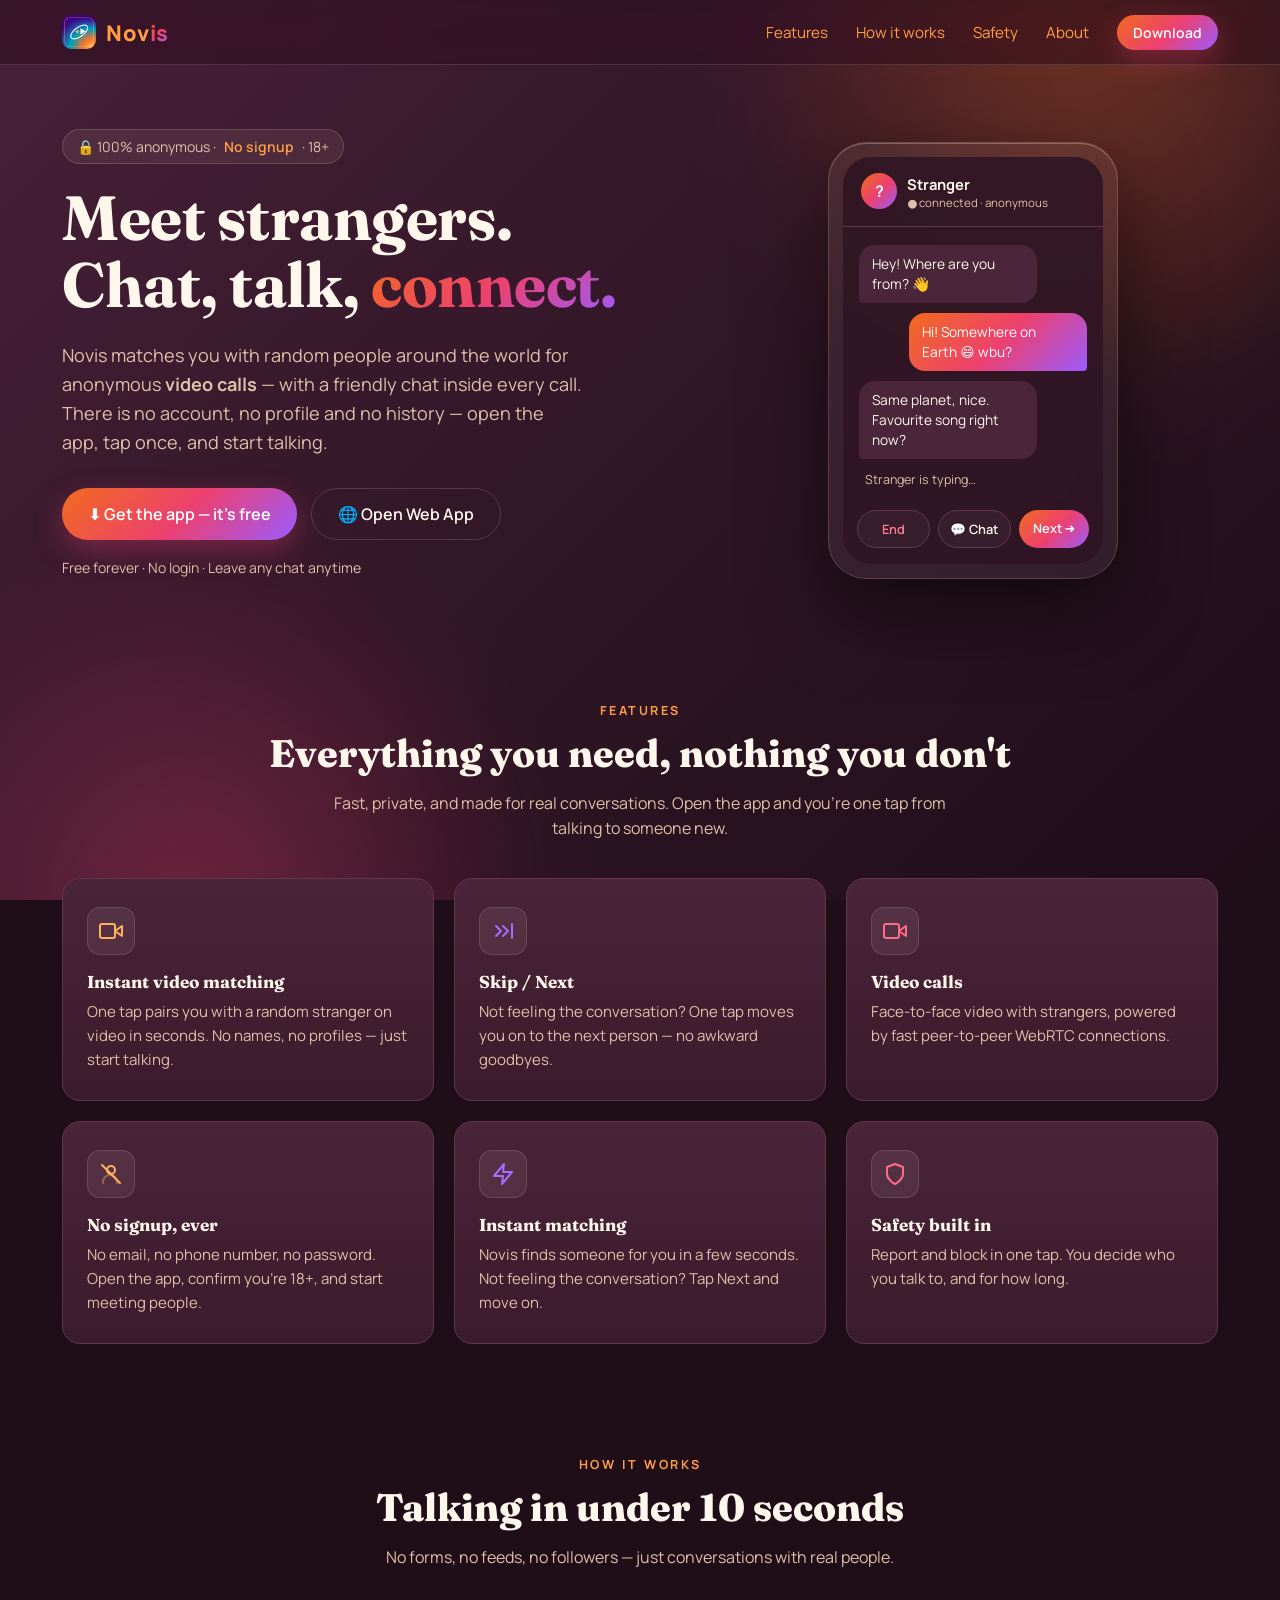
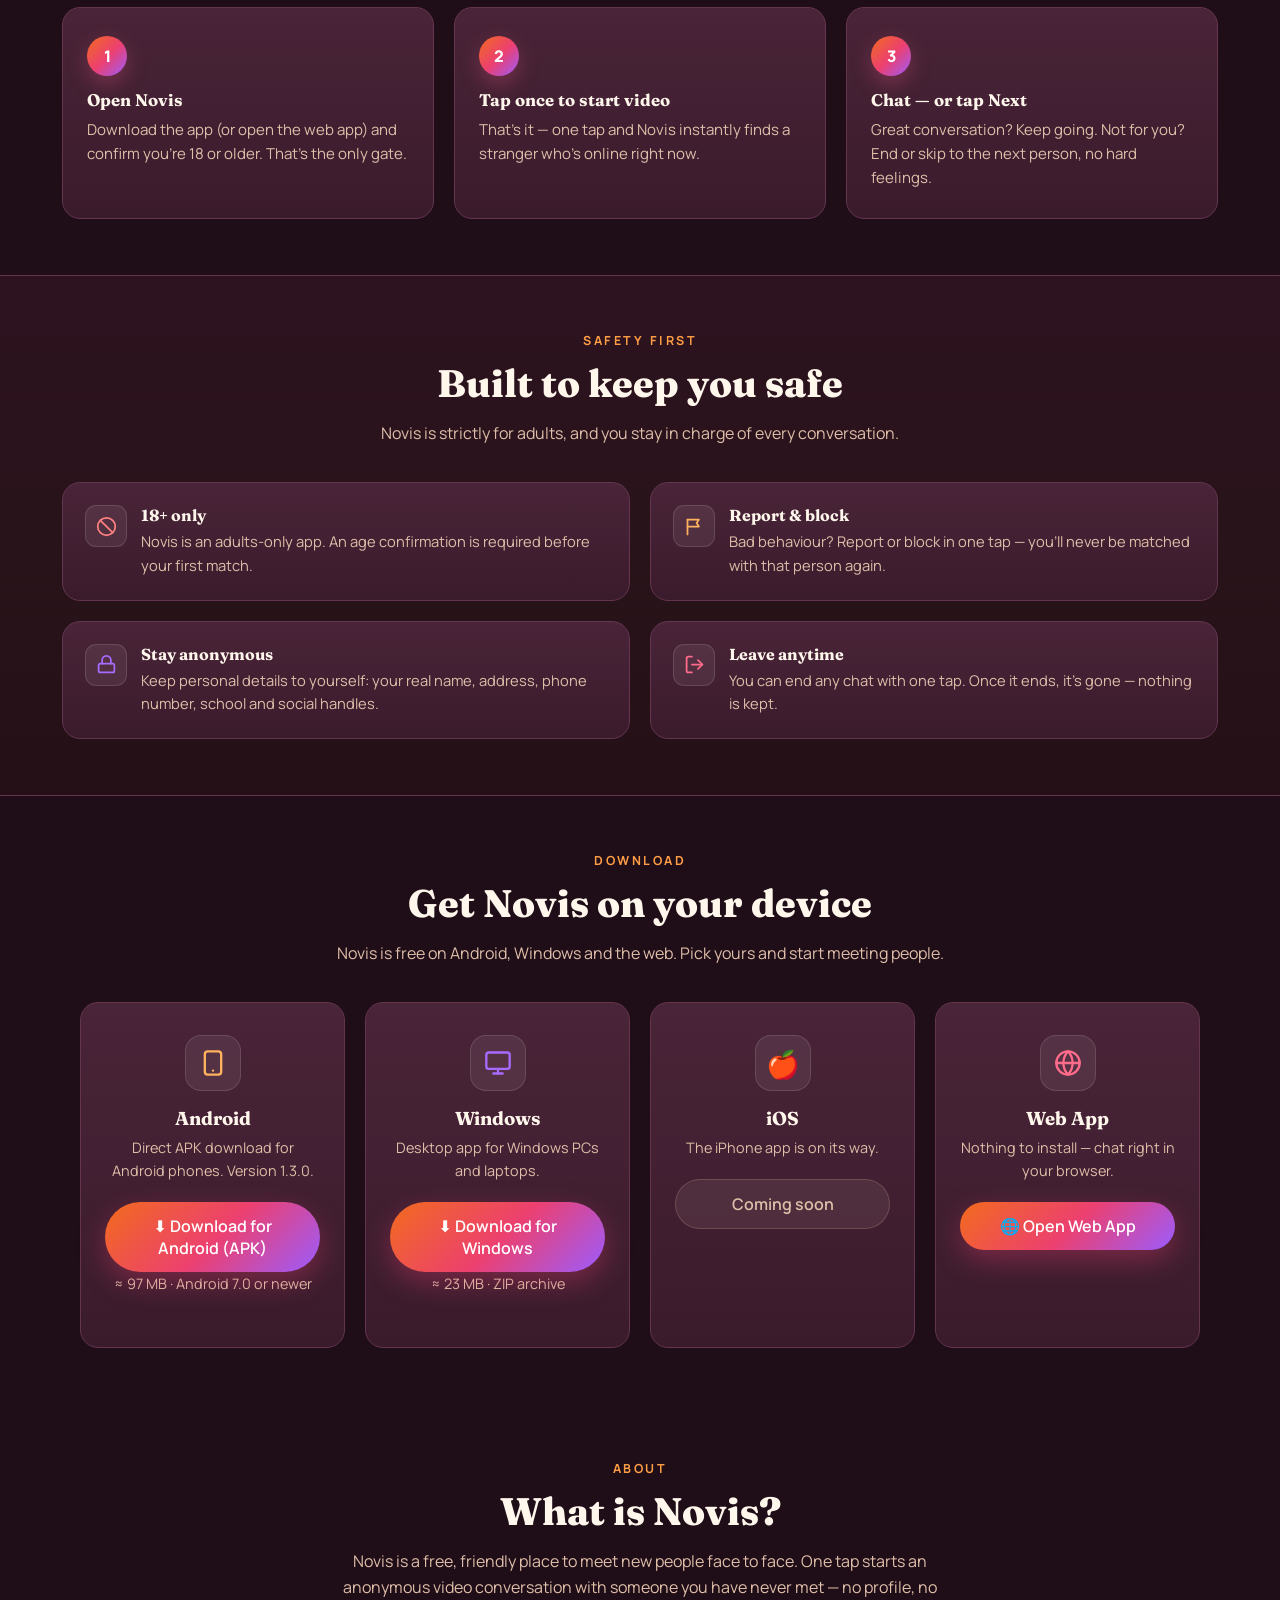
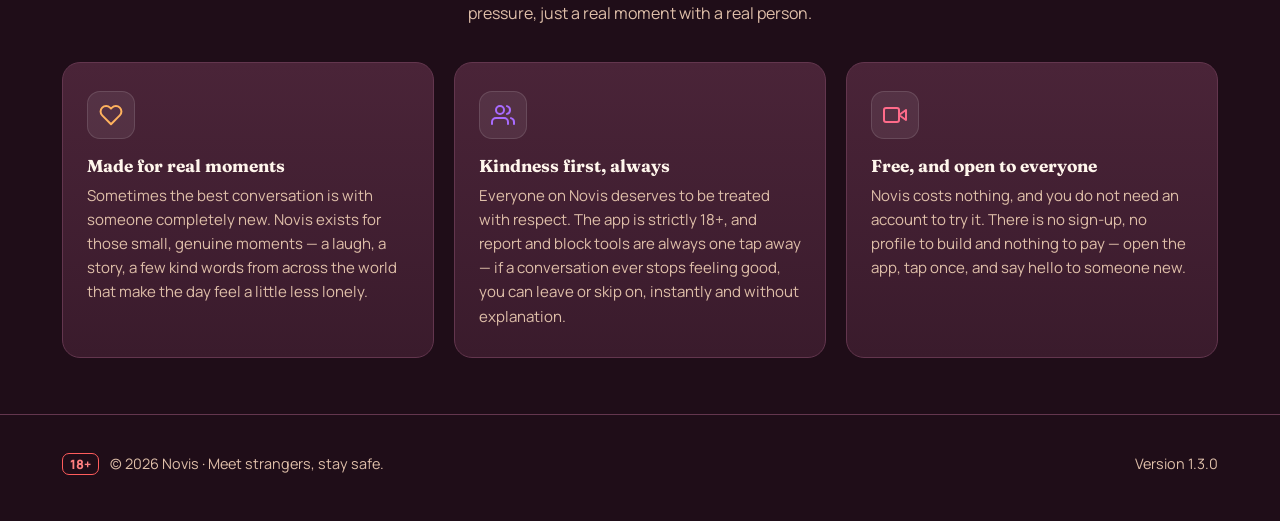
<file: learn.html>
<!DOCTYPE html>
<html lang="en">
<head>
<meta charset="utf-8">
<meta name="viewport" content="width=device-width, initial-scale=1.0">
<title>Novis — Meet Strangers, Anonymously</title>
<meta name="description" content="Novis connects you with strangers around the world for anonymous video calls — with a friendly chat inside every call. No signup. No profile. Just tap and talk. 18+ only.">
<meta property="og:type" content="website">
<meta property="og:url" content="https://fsix7115-arch.github.io/novis-site/learn.html">
<meta property="og:title" content="Novis — Meet Strangers, Anonymously">
<meta property="og:description" content="Novis connects you with strangers around the world for anonymous video calls — with a friendly chat inside every call. No signup. No profile. Just tap and talk. 18+ only.">
<meta property="og:image" content="https://fsix7115-arch.github.io/novis-site/assets/logo.png">
<meta name="twitter:card" content="summary">
<meta name="twitter:title" content="Novis — Meet Strangers, Anonymously">
<meta name="twitter:description" content="Novis connects you with strangers around the world for anonymous video calls — with a friendly chat inside every call. No signup. No profile. Just tap and talk. 18+ only.">
<meta name="twitter:image" content="https://fsix7115-arch.github.io/novis-site/assets/logo.png">
<link rel="icon" href="assets/favicon.ico" sizes="any">
<link rel="icon" type="image/png" sizes="32x32" href="assets/favicon-32.png">
<link rel="apple-touch-icon" href="assets/apple-touch-icon.png">
<link rel="preconnect" href="https://fonts.googleapis.com">
<link rel="preconnect" href="https://fonts.gstatic.com" crossorigin>
<link href="https://fonts.googleapis.com/css2?family=Fraunces:ital,opsz,wght@0,9..144,600;0,9..144,700;1,9..144,600&family=Manrope:wght@400;500;600;700;800&display=swap" rel="stylesheet">
<link rel="stylesheet" href="css/theme.css">
<script src="js/accent.js"></script>
<noscript><style>.learn-reveal{opacity:1!important;transform:none!important;animation:none!important}</style></noscript>
</head>
<body>
<div class="ambient"></div>

<header class="learn-nav">
  <div class="learn-wrap learn-nav-inner">
    <a class="learn-logo" href="learn.html"><img src="assets/logo.png" alt="Novis logo" width="34" height="34"><span>Nov<em>is</em></span></a>
    <button class="learn-burger" id="learn-burger" type="button" aria-label="Menu">☰</button>
    <nav class="learn-links" id="learn-links">
      <a href="#features">Features</a>
      <a href="#how">How it works</a>
      <a href="#safety">Safety</a>
      <a href="#about">About</a>
      <a href="#download" class="btn primary small">Download</a>
    </nav>
  </div>
</header>

<main id="top" class="learn">
  <!-- HERO -->
  <div class="learn-wrap learn-hero">
    <div>
      <span class="chip learn-badge">🔒 100% anonymous · <b>No signup</b> · 18+</span>
      <h1>Meet strangers.<br>Chat, talk, <span class="grad">connect.</span></h1>
      <p class="lead">Novis matches you with random people around the world for anonymous <b>video calls</b> — with a friendly chat inside every call. There is no account, no profile and no history — open the app, tap once, and start talking.</p>
      <div class="cta">
        <a class="btn primary" href="#download">⬇ Get the app — it's free</a>
        <a class="btn ghost" href="index.html">🌐 Open Web App</a>
      </div>
      <p class="fine">Free forever · No login · Leave any chat anytime</p>
    </div>
    <div class="learn-phone" aria-hidden="true">
      <div class="learn-screen">
        <div class="learn-screen-top"><div class="learn-dot">?</div><div><b>Stranger</b><small>● connected · anonymous</small></div></div>
        <div class="learn-chat">
          <div class="learn-msg in">Hey! Where are you from? 👋</div>
          <div class="learn-msg out">Hi! Somewhere on Earth 😄 wbu?</div>
          <div class="learn-msg in">Same planet, nice. Favourite song right now?</div>
          <div class="learn-typing">Stranger is typing…</div>
        </div>
        <div class="learn-actions"><div class="learn-chip end">End</div><div class="learn-chip">💬 Chat</div><div class="learn-chip next">Next ➜</div></div>
      </div>
    </div>
  </div>

  <!-- FEATURES -->
  <section id="features" class="learn-section">
    <div class="learn-wrap">
      <p class="kicker">Features</p>
      <h2>Everything you need, nothing you don't</h2>
      <p class="sub">Fast, private, and made for real conversations. Open the app and you're one tap from talking to someone new.</p>
      <div class="learn-grid">
        <div class="card learn-reveal"><div class="learn-icon"><svg viewBox="0 0 24 24" fill="none" stroke="#FFB25E" stroke-width="2" stroke-linecap="round" stroke-linejoin="round"><path d="M23 7l-7 5 7 5V7z"/><rect x="1" y="5" width="15" height="14" rx="2" ry="2"/></svg></div><h3>Instant video matching</h3><p>One tap pairs you with a random stranger on video in seconds. No names, no profiles — just start talking.</p></div>
        <div class="card learn-reveal"><div class="learn-icon"><svg viewBox="0 0 24 24" fill="none" stroke="#A86BFF" stroke-width="2" stroke-linecap="round" stroke-linejoin="round"><polyline points="5 17 10 12 5 7"/><polyline points="12 17 17 12 12 7"/><line x1="21" y1="5" x2="21" y2="19"/></svg></div><h3>Skip / Next</h3><p>Not feeling the conversation? One tap moves you on to the next person — no awkward goodbyes.</p></div>
        <div class="card learn-reveal"><div class="learn-icon"><svg viewBox="0 0 24 24" fill="none" stroke="#FF6B8A" stroke-width="2" stroke-linecap="round" stroke-linejoin="round"><polygon points="23 7 16 12 23 17 23 7"/><rect x="1" y="5" width="15" height="14" rx="2"/></svg></div><h3>Video calls</h3><p>Face-to-face video with strangers, powered by fast peer-to-peer WebRTC connections.</p></div>
        <div class="card learn-reveal"><div class="learn-icon"><svg viewBox="0 0 24 24" fill="none" stroke="#FFB25E" stroke-width="2" stroke-linecap="round" stroke-linejoin="round"><circle cx="12" cy="8" r="4"/><path d="M4 21v-1a7 7 0 0 1 14 0v1" opacity=".4"/><line x1="3" y1="3" x2="21" y2="21"/></svg></div><h3>No signup, ever</h3><p>No email, no phone number, no password. Open the app, confirm you're 18+, and start meeting people.</p></div>
        <div class="card learn-reveal"><div class="learn-icon"><svg viewBox="0 0 24 24" fill="none" stroke="#A86BFF" stroke-width="2" stroke-linecap="round" stroke-linejoin="round"><polygon points="13 2 3 14 12 14 11 22 21 10 12 10 13 2"/></svg></div><h3>Instant matching</h3><p>Novis finds someone for you in a few seconds. Not feeling the conversation? Tap Next and move on.</p></div>
        <div class="card learn-reveal"><div class="learn-icon"><svg viewBox="0 0 24 24" fill="none" stroke="#FF6B8A" stroke-width="2" stroke-linecap="round" stroke-linejoin="round"><path d="M12 22s8-4 8-10V5l-8-3-8 3v7c0 6 8 10 8 10z"/></svg></div><h3>Safety built in</h3><p>Report and block in one tap. You decide who you talk to, and for how long.</p></div>
      </div>
    </div>
  </section>

  <!-- HOW IT WORKS -->
  <section id="how" class="learn-section">
    <div class="learn-wrap">
      <p class="kicker">How it works</p>
      <h2>Talking in under 10 seconds</h2>
      <p class="sub">No forms, no feeds, no followers — just conversations with real people.</p>
      <div class="learn-steps">
        <div class="step learn-reveal"><div class="num">1</div><h3>Open Novis</h3><p>Download the app (or open the web app) and confirm you're 18 or older. That's the only gate.</p></div>
        <div class="step learn-reveal"><div class="num">2</div><h3>Tap once to start video</h3><p>That's it — one tap and Novis instantly finds a stranger who's online right now.</p></div>
        <div class="step learn-reveal"><div class="num">3</div><h3>Chat — or tap Next</h3><p>Great conversation? Keep going. Not for you? End or skip to the next person, no hard feelings.</p></div>
      </div>
    </div>
  </section>

  <!-- SAFETY -->
  <section id="safety" class="learn-section learn-safety">
    <div class="learn-wrap">
      <p class="kicker">Safety first</p>
      <h2>Built to keep you safe</h2>
      <p class="sub">Novis is strictly for adults, and you stay in charge of every conversation.</p>
      <div class="learn-safe-grid">
        <div class="safe-item learn-reveal"><div class="learn-icon small"><svg viewBox="0 0 24 24" fill="none" stroke="#ff8080" stroke-width="2" stroke-linecap="round"><circle cx="12" cy="12" r="10"/><line x1="4.9" y1="4.9" x2="19.1" y2="19.1"/></svg></div><div><h3>18+ only</h3><p>Novis is an adults-only app. An age confirmation is required before your first match.</p></div></div>
        <div class="safe-item learn-reveal"><div class="learn-icon small"><svg viewBox="0 0 24 24" fill="none" stroke="#FFB25E" stroke-width="2" stroke-linecap="round" stroke-linejoin="round"><path d="M4 21V4"/><path d="M4 4h13l-2.5 4L17 12H4"/></svg></div><div><h3>Report &amp; block</h3><p>Bad behaviour? Report or block in one tap — you'll never be matched with that person again.</p></div></div>
        <div class="safe-item learn-reveal"><div class="learn-icon small"><svg viewBox="0 0 24 24" fill="none" stroke="#A86BFF" stroke-width="2" stroke-linecap="round" stroke-linejoin="round"><rect x="3" y="11" width="18" height="10" rx="2"/><path d="M7 11V7a5 5 0 0 1 10 0v4"/></svg></div><div><h3>Stay anonymous</h3><p>Keep personal details to yourself: your real name, address, phone number, school and social handles.</p></div></div>
        <div class="safe-item learn-reveal"><div class="learn-icon small"><svg viewBox="0 0 24 24" fill="none" stroke="#FF6B8A" stroke-width="2" stroke-linecap="round" stroke-linejoin="round"><path d="M9 21H5a2 2 0 0 1-2-2V5a2 2 0 0 1 2-2h4"/><polyline points="16 17 21 12 16 7"/><line x1="21" y1="12" x2="9" y2="12"/></svg></div><div><h3>Leave anytime</h3><p>You can end any chat with one tap. Once it ends, it's gone — nothing is kept.</p></div></div>
      </div>
    </div>
  </section>

  <!-- DOWNLOADS -->
  <section id="download" class="learn-section">
    <div class="learn-wrap">
      <p class="kicker">Download</p>
      <h2>Get Novis on your device</h2>
      <p class="sub">Novis is free on Android, Windows and the web. Pick yours and start meeting people.</p>
      <div class="learn-dl-cards">
        <div class="dl-card learn-reveal">
          <div class="learn-icon large"><svg viewBox="0 0 24 24" fill="none" stroke="#FFB25E" stroke-width="2" stroke-linecap="round" stroke-linejoin="round"><rect x="5" y="2" width="14" height="20" rx="2.5"/><line x1="12" y1="18.5" x2="12.01" y2="18.5"/></svg></div>
          <h3>Android</h3><p>Direct APK download for Android phones. Version 1.3.0.</p>
          <a class="btn primary" href="https://github.com/fsix7115-arch/novis-web/releases/download/v1.3.0/Novis-1.3.0-Android.apk">⬇ Download for Android (APK)</a>
          <p class="dl-fact">≈ 97 MB · Android 7.0 or newer</p>
        </div>
        <div class="dl-card learn-reveal">
          <div class="learn-icon large"><svg viewBox="0 0 24 24" fill="none" stroke="#A86BFF" stroke-width="2" stroke-linecap="round" stroke-linejoin="round"><rect x="2" y="3" width="20" height="14" rx="2"/><line x1="8" y1="21" x2="16" y2="21"/><line x1="12" y1="17" x2="12" y2="21"/></svg></div>
          <h3>Windows</h3><p>Desktop app for Windows PCs and laptops.</p>
          <a class="btn primary" href="https://github.com/fsix7115-arch/novis-web/releases/download/v1.3.0/Novis-Windows.zip">⬇ Download for Windows</a>
          <p class="dl-fact">≈ 23 MB · ZIP archive</p>
        </div>
        <div class="dl-card learn-reveal">
          <div class="learn-icon large"><span style="font-size:27px;line-height:1" aria-hidden="true">🍎</span></div>
          <h3>iOS</h3><p>The iPhone app is on its way.</p>
          <span class="btn soon" aria-disabled="true">Coming soon</span>
        </div>
        <div class="dl-card learn-reveal">
          <div class="learn-icon large"><svg viewBox="0 0 24 24" fill="none" stroke="#FF6B8A" stroke-width="2" stroke-linecap="round" stroke-linejoin="round"><circle cx="12" cy="12" r="10"/><line x1="2" y1="12" x2="22" y2="12"/><path d="M12 2a15.3 15.3 0 0 1 4 10 15.3 15.3 0 0 1-4 10 15.3 15.3 0 0 1-4-10 15.3 15.3 0 0 1 4-10z"/></svg></div>
          <h3>Web App</h3><p>Nothing to install — chat right in your browser.</p>
          <a class="btn primary" href="index.html">🌐 Open Web App</a>
        </div>
      </div>
    </div>
  </section>

  <!-- ABOUT -->
  <section id="about" class="learn-section">
    <div class="learn-wrap">
      <p class="kicker">About</p>
      <h2>What is Novis?</h2>
      <p class="sub">Novis is a free, friendly place to meet new people face to face. One tap starts an anonymous video conversation with someone you have never met — no profile, no pressure, just a real moment with a real person.</p>
      <div class="learn-grid">
        <div class="card learn-reveal"><div class="learn-icon"><svg viewBox="0 0 24 24" fill="none" stroke="#FFB25E" stroke-width="2" stroke-linecap="round" stroke-linejoin="round"><path d="M20.8 4.6a5.5 5.5 0 0 0-7.8 0L12 5.6l-1-1a5.5 5.5 0 0 0-7.8 7.8l1 1L12 21.2l7.8-7.8 1-1a5.5 5.5 0 0 0 0-7.8z"/></svg></div><h3>Made for real moments</h3><p>Sometimes the best conversation is with someone completely new. Novis exists for those small, genuine moments — a laugh, a story, a few kind words from across the world that make the day feel a little less lonely.</p></div>
        <div class="card learn-reveal"><div class="learn-icon"><svg viewBox="0 0 24 24" fill="none" stroke="#A86BFF" stroke-width="2" stroke-linecap="round" stroke-linejoin="round"><path d="M17 21v-2a4 4 0 0 0-4-4H5a4 4 0 0 0-4 4v2"/><circle cx="9" cy="7" r="4"/><path d="M23 21v-2a4 4 0 0 0-3-3.87"/><path d="M16 3.13a4 4 0 0 1 0 7.75"/></svg></div><h3>Kindness first, always</h3><p>Everyone on Novis deserves to be treated with respect. The app is strictly 18+, and report and block tools are always one tap away — if a conversation ever stops feeling good, you can leave or skip on, instantly and without explanation.</p></div>
        <div class="card learn-reveal"><div class="learn-icon"><svg viewBox="0 0 24 24" fill="none" stroke="#FF6B8A" stroke-width="2" stroke-linecap="round" stroke-linejoin="round"><polygon points="23 7 16 12 23 17 23 7"/><rect x="1" y="5" width="15" height="14" rx="2"/></svg></div><h3>Free, and open to everyone</h3><p>Novis costs nothing, and you do not need an account to try it. There is no sign-up, no profile to build and nothing to pay — open the app, tap once, and say hello to someone new.</p></div>
      </div>
    </div>
  </section>
</main>

<footer class="learn-footer">
  <div class="learn-wrap learn-foot">
    <div><span class="learn-age">18+</span> © 2026 Novis · Meet strangers, stay safe.</div>
    <div>Version 1.3.0</div>
  </div>
</footer>

<script src="js/ripple.js"></script>
<script>
  var burger = document.getElementById('learn-burger'), links = document.getElementById('learn-links');
  burger.addEventListener('click', function () { links.classList.toggle('open'); });
  links.addEventListener('click', function () { links.classList.remove('open'); });
  var io = new IntersectionObserver(function (es) {
    es.forEach(function (e) { if (e.isIntersecting) { e.target.classList.add('on'); io.unobserve(e.target); } });
  }, { threshold: 0.12 });
  document.querySelectorAll('.learn-reveal').forEach(function (el) { io.observe(el); });
</script>
</body>
</html>
</file>
<file: css/theme.css>
/* Novis web theme — warm golden-hour palette mirrored from the app's
   AppColors (lib/core/theme/app_colors.dart). */
:root {
  --bg: #2e1524;
  --bg-deep: #1f0d18;
  --bg-top: #472038;
  --bg2: #3d1c30;
  --surface: #3a1b2c;
  --surface-hi: #4a2438;
  --border: #63364e;
  --glass-fill: rgba(255, 228, 200, 0.08);
  --glass-border: rgba(255, 217, 176, 0.18);
  --rim: #ffc794;
  --rim-speaking: #f6a545;
  --sunset-orange: #f26b1d;
  --sunset-rose: #ec4070;
  --sunset-violet: #9b5cff;
  --glow-rose: #ff5c7a;
  --glow-amber: #ff9e45;
  --success: #00e676;
  --warning: #ffd600;
  --danger: #ff1744;
  --info: #29b6f6;
  --text: #fff6ec;
  --text-2: #dfbfa9;
  --text-muted: #b08a6e;
  --text-disabled: #7c5a49;
  --brand-gradient: linear-gradient(135deg, var(--sunset-orange), var(--sunset-rose) 52%, var(--sunset-violet));
  --launch-gradient: linear-gradient(135deg, var(--bg-top), var(--bg) 55%, var(--bg-deep));
  --radius: 18px;
  /* Premium web fonts (Google Fonts, fallbacks if offline):
     Fraunces — warm display serif for headings + the brand word;
     Manrope — clean readable sans for body + buttons. */
  --font-display: "Fraunces", Georgia, "Times New Roman", serif;
  --font-body: "Manrope", "Segoe UI", system-ui, -apple-system, Roboto, "Helvetica Neue", Arial, sans-serif;
}

* { box-sizing: border-box; }
html, body { margin: 0; padding: 0; }
body {
  font-family: var(--font-body);
  background: var(--bg-deep);
  color: var(--text);
  min-height: 100dvh;
}
h1, h2, h3 { font-family: var(--font-display); }
.brand-word { font-family: var(--font-display); }
.topbar strong { font-family: var(--font-display); }
a { color: var(--glow-amber); }

/* Warm flowing world behind everything: two soft sunset glows slowly
   drifting over the plum base (the site's ambient background). */
.ambient {
  position: fixed; inset: 0; z-index: -1; overflow: hidden;
  background: var(--launch-gradient);
}
.ambient::before, .ambient::after {
  content: ""; position: absolute; width: 60vmax; height: 60vmax; border-radius: 50%;
  filter: blur(60px); opacity: 0.35;
}
.ambient::before {
  background: radial-gradient(circle, var(--sunset-orange), transparent 65%);
  top: -25vmax; right: -15vmax; animation: drift1 36s ease-in-out infinite alternate;
}
.ambient::after {
  background: radial-gradient(circle, var(--sunset-rose), transparent 65%);
  bottom: -30vmax; left: -15vmax; animation: drift2 44s ease-in-out infinite alternate;
}
@keyframes drift1 { from { transform: translate(0, 0) scale(1); } to { transform: translate(-9vmax, 7vmax) scale(1.12); } }
@keyframes drift2 { from { transform: translate(0, 0) scale(1.05); } to { transform: translate(8vmax, -6vmax) scale(0.95); } }
@media (prefers-reduced-motion: reduce) {
  .ambient::before, .ambient::after { animation: none; }
  * { animation-duration: 0.01s !important; transition-duration: 0.01s !important; }
}

.logo { display: block; }
.logo-round { border-radius: 22%; box-shadow: 0 8px 30px rgba(242, 107, 29, 0.35); }

/* Every pressable control clips its press ripple to its own shape:
   position + overflow keep the ripple inside the button, so the
   animation can never spill outside or shift layout. */
.btn, .tool-btn, .tile, .icon-btn, .hist-item, button.badge {
  position: relative; overflow: hidden;
}
/* The ripple itself — a soft light circle that starts at the tap
   point, grows inside the button, and fades (js/ripple.js). */
.ripple {
  position: absolute; border-radius: 50%; pointer-events: none; z-index: 0;
  background: radial-gradient(circle, rgba(255, 255, 255, 0.38) 0%, rgba(255, 255, 255, 0.12) 45%, transparent 70%);
  transform: scale(0); animation: ripple-in 0.55s ease-out forwards;
}
@keyframes ripple-in { to { transform: scale(1); opacity: 0; } }

.btn {
  display: inline-flex; align-items: center; justify-content: center; gap: 8px;
  border: 1px solid var(--glass-border); background: var(--glass-fill); color: var(--text);
  padding: 13px 22px; border-radius: 999px; font-size: 16px; font-weight: 600;
  cursor: pointer; text-decoration: none; transition: transform 0.12s ease, box-shadow 0.12s ease, opacity 0.12s;
  width: 100%;
}
.btn:hover { transform: translateY(-1px); }
.btn:active { transform: scale(0.98); }
.btn.primary {
  background: var(--brand-gradient); border: none; color: #fff;
  box-shadow: 0 10px 28px rgba(236, 64, 112, 0.35);
  position: relative; overflow: hidden;
}
/* 3D-glass light sweep on the primary action (app rule: glass buttons
   answer a tap with a slight light animation). */
.btn.primary::after {
  content: ""; position: absolute; top: 0; bottom: 0; width: 40%; left: -60%;
  background: linear-gradient(100deg, transparent, rgba(255, 255, 255, 0.45), transparent);
  transform: skewX(-20deg); transition: left 0.45s ease;
}
.btn.primary:active::after { left: 120%; }
.tile, .icon-btn { transition: transform 0.12s ease; }
.tile:active, .icon-btn:active { transform: scale(0.97); }
.btn.ghost { background: transparent; }
.btn.danger { background: linear-gradient(135deg, #ff5252, var(--danger)); border: none; color: #fff; }
.btn:disabled { opacity: 0.45; cursor: default; transform: none; }
.btn.small { width: auto; padding: 8px 16px; font-size: 14px; }

.card {
  background: linear-gradient(180deg, var(--surface-hi), var(--surface));
  border: 1px solid var(--border); border-radius: var(--radius);
  padding: 20px;
}
.glass {
  background: var(--glass-fill); border: 1px solid var(--glass-border);
  border-radius: var(--radius); backdrop-filter: blur(10px);
}

.field { margin-bottom: 14px; text-align: left; }
.field label { display: block; font-size: 13px; color: var(--text-2); margin-bottom: 6px; }
.field input {
  width: 100%; padding: 12px 14px; border-radius: 12px; font-size: 16px;
  background: rgba(31, 13, 24, 0.55); border: 1px solid var(--border); color: var(--text);
}
.field input:focus { outline: 2px solid var(--sunset-rose); border-color: transparent; }

.error {
  background: rgba(255, 23, 68, 0.14); border: 1px solid rgba(255, 23, 68, 0.5);
  color: #ffb3c0; padding: 10px 14px; border-radius: 12px; font-size: 14px; margin-bottom: 14px;
}
.note { color: var(--text-2); font-size: 14px; }
.muted { color: var(--text-muted); }
.center-col { max-width: 520px; margin: 0 auto; padding: 32px 20px 48px; text-align: center; position: relative; }

/* About sheet (hidden Testing door lives here) — small muted ⓘ on
   the entry gate, same place as the app. The sheet is a bottom sheet
   on phones, centred on desktop. */
.about-info {
  position: absolute; top: 0; right: 0; width: 36px; height: 36px;
  border-radius: 50%; border: 1px solid var(--glass-border);
  background: var(--glass-fill); color: var(--text-muted);
  font-size: 17px; line-height: 1; cursor: pointer; padding: 0;
}
.about-info:hover { color: var(--text); }
.modal-overlay {
  position: fixed; inset: 0; z-index: 150; display: flex;
  align-items: flex-end; justify-content: center;
  background: rgba(15, 6, 11, 0.72);
}
@media (min-width: 640px) { .modal-overlay { align-items: center; } }
.modal-sheet {
  background: linear-gradient(180deg, var(--surface-hi), var(--surface));
  border: 1px solid var(--border); border-radius: 20px 20px 0 0;
  width: min(520px, 100%); max-height: 88dvh; overflow-y: auto;
  padding: 24px; text-align: left;
}
@media (min-width: 640px) { .modal-sheet { border-radius: 20px; } }
.about-line { color: var(--text-2); margin: 0 0 10px; font-size: 15px; line-height: 1.5; }
/* Styled exactly like its neighbours — the triple-tap door it
   carries is invisible by design. */
#about-tested-line { cursor: pointer; user-select: none; -webkit-tap-highlight-color: transparent; }
.hidden { display: none !important; }

.toast {
  position: fixed; left: 50%; bottom: 28px; transform: translateX(-50%) translateY(20px);
  background: var(--surface-hi); color: var(--text); border: 1px solid var(--glass-border);
  padding: 12px 20px; border-radius: 999px; font-size: 14px; opacity: 0; pointer-events: none;
  transition: opacity 0.25s ease, transform 0.25s ease; z-index: 200; max-width: 90vw; text-align: center;
}
.toast.show { opacity: 1; transform: translateX(-50%) translateY(0); }

/* Branded loading (logo world, pulsing glow — never a default spinner). */
.splash { min-height: 100dvh; display: flex; flex-direction: column; align-items: center; justify-content: center; gap: 18px; }
.splash .logo-round { animation: pulseGlow 1.8s ease-in-out infinite; }
@keyframes pulseGlow {
  0%, 100% { box-shadow: 0 8px 30px rgba(242, 107, 29, 0.3); transform: scale(1); }
  50% { box-shadow: 0 8px 46px rgba(236, 64, 112, 0.55); transform: scale(1.04); }
}

/* ---------- Home ---------- */
.home-wrap { max-width: 880px; margin: 0 auto; padding: 20px 16px 56px; }
.topbar {
  display: flex; align-items: center; gap: 12px; padding: 8px 2px 18px;
}
.topbar .spacer { flex: 1; }
.chip {
  display: inline-flex; align-items: center; gap: 8px; padding: 7px 14px; border-radius: 999px;
  background: var(--glass-fill); border: 1px solid var(--glass-border); font-size: 14px; color: var(--text-2);
}
.hero { text-align: center; padding: 34px 22px; }
.hero h1 { margin: 0 0 8px; font-size: clamp(26px, 5vw, 38px); }
.hero p { margin: 0 0 22px; color: var(--text-2); }
.hero .btn { max-width: 420px; margin: 0 auto; font-size: 18px; padding: 16px 22px; }
.tile-row { display: grid; grid-template-columns: repeat(3, 1fr); gap: 12px; margin-top: 16px; }
@media (max-width: 640px) { .tile-row { grid-template-columns: 1fr; } }
.tile {
  text-align: left; cursor: pointer; padding: 18px; border-radius: var(--radius);
  background: linear-gradient(180deg, var(--surface-hi), var(--surface));
  border: 1px solid var(--border); color: var(--text); font: inherit;
}
.tile h3 { margin: 0 0 4px; font-size: 17px; }
.tile p { margin: 0; color: var(--text-muted); font-size: 13px; }
.trust-strip { display: flex; flex-wrap: wrap; gap: 8px; justify-content: center; margin: 18px 0; }
.safety-line { display: flex; gap: 10px; align-items: flex-start; padding: 5px 0; color: var(--text-2); font-size: 15px; }
.safety-line .dot { color: var(--glow-amber); font-weight: 700; }
.section { margin-top: 16px; }
.section h2 { font-size: 19px; margin: 0 0 10px; }

/* ---------- Call page ---------- */
.call-root { height: 100dvh; display: flex; flex-direction: column; }
.call-head {
  display: flex; align-items: center; gap: 12px; padding: 10px 16px; flex-wrap: wrap;
  border-bottom: 1px solid rgba(99, 54, 78, 0.5);
}
.status-dot { width: 10px; height: 10px; border-radius: 50%; background: var(--warning); flex: none; }
.status-dot.on { background: var(--success); }
.call-layout { flex: 1; display: flex; min-height: 0; }
.stage { flex: 1; display: flex; flex-direction: column; min-width: 0; padding: 12px; gap: 10px; }
.frames { flex: 1; display: flex; flex-direction: column; gap: 10px; min-height: 0; container-type: size; }
.frame-slot { flex: 1; min-height: 0; display: flex; align-items: center; justify-content: center; }
.frame {
  position: relative; aspect-ratio: 16 / 9; width: min(100%, calc((100cqh - 10px) / 2 * 16 / 9));
  max-height: 100%; border-radius: 16px; overflow: hidden; background: #170a12;
  border: 3px solid var(--rim); box-shadow: inset 0 0 0 1px rgba(255, 240, 220, 0.19), 0 10px 30px rgba(0, 0, 0, 0.35);
}
.frame video { width: 100%; height: 100%; object-fit: cover; display: block; background: transparent; }
.frame video.self { transform: scaleX(-1); }
.frame .placeholder {
  position: absolute; inset: 0; display: flex; flex-direction: column; gap: 10px;
  align-items: center; justify-content: center; text-align: center; padding: 16px;
  background: radial-gradient(120% 120% at 50% 0%, var(--bg-top), var(--bg-deep));
}
.frame .placeholder .logo-round { animation: pulseGlow 2.2s ease-in-out infinite; }

/* Searching dots — 3 golden dots blink in sequence while a stranger
   is being found; the stranger frame gets a soft warm shimmer.
   Reduced-motion users see the dots sitting still (the site's global
   prefers-reduced-motion rule flattens all animations). */
.search-dots { display: flex; gap: 10px; justify-content: center; align-items: center; min-height: 14px; }
.search-dots span { width: 12px; height: 12px; border-radius: 50%; background: var(--glow-amber); animation: searchDotBlink 1.2s ease-in-out infinite; }
.search-dots span:nth-child(2) { animation-delay: .2s; }
.search-dots span:nth-child(3) { animation-delay: .4s; }
@keyframes searchDotBlink {
  0%, 100% { opacity: .25; transform: scale(.8); box-shadow: 0 0 4px rgba(255, 178, 94, .3); }
  50% { opacity: 1; transform: scale(1.15); box-shadow: 0 0 16px rgba(255, 178, 94, .9); }
}
.frame.searching { animation: frameShimmer 3.2s ease-in-out infinite; }
@keyframes frameShimmer {
  0%, 100% { box-shadow: inset 0 0 0 1px rgba(255, 240, 220, .19), 0 10px 30px rgba(0, 0, 0, .35); }
  50% { box-shadow: inset 0 0 0 1px rgba(255, 178, 94, .55), 0 10px 34px rgba(255, 140, 60, .28); }
}
.name-chip {
  position: absolute; left: 10px; bottom: 10px; display: inline-flex; align-items: center; gap: 7px;
  background: rgba(31, 13, 24, 0.72); border: 1px solid var(--glass-border); color: var(--text);
  padding: 5px 12px; border-radius: 999px; font-size: 13px; backdrop-filter: blur(6px);
}
.badge {
  position: absolute; top: 10px; display: inline-flex; align-items: center; gap: 6px;
  background: rgba(31, 13, 24, 0.75); border: 1px solid var(--glass-border); color: var(--text-2);
  padding: 4px 10px; border-radius: 999px; font-size: 12px;
}
.badge.mute-badge { right: 10px; }
.badge.hand-badge { left: 10px; }
button.badge { cursor: pointer; font: inherit; }
.toolbar {
  display: flex; gap: 8px; justify-content: center; flex-wrap: wrap; padding: 4px 0 2px;
}
.tool-btn {
  display: inline-flex; flex-direction: column; align-items: center; gap: 3px; min-width: 64px;
  padding: 9px 10px 7px; border-radius: 14px; border: 1px solid var(--glass-border);
  background: var(--glass-fill); color: var(--text); cursor: pointer; font: inherit; font-size: 11px;
  backdrop-filter: blur(8px); transition: transform 0.1s ease, opacity 0.1s;
}
.tool-btn svg { width: 22px; height: 22px; }
.tool-btn:active { transform: scale(0.94); }
.tool-btn.active { background: var(--brand-gradient); border-color: transparent; color: #fff; }
.tool-btn.off-state { background: rgba(255, 23, 68, 0.25); border-color: rgba(255, 23, 68, 0.6); }
.tool-btn:disabled { opacity: 0.35; cursor: default; }
.tool-btn.end { background: linear-gradient(135deg, #ff5252, var(--danger)); border: none; color: #fff; }

/* Chat panel (the ONE chat) */
.chat-panel {
  width: 340px; flex: none; display: flex; flex-direction: column; min-height: 0;
  background: linear-gradient(180deg, rgba(74, 36, 56, 0.92), rgba(58, 27, 44, 0.94));
  border-left: 1px solid var(--border);
}
.chat-panel.floating {
  position: fixed; z-index: 90; border: 1px solid var(--glass-border); border-radius: 16px;
  box-shadow: 0 24px 60px rgba(0, 0, 0, 0.5); overflow: hidden;
}
/* v3 — minimised chat collapses to its header bar only. */
.chat-panel.minimised .chat-log, .chat-panel.minimised .typing, .chat-panel.minimised .chat-input { display: none; }
.call-layout .chat-panel.minimised { align-self: flex-start; }
/* Desktop: the whole call group (frames + chat) is centred on the
   screen, with equal empty space on both sides. The stage is exactly
   as wide as one frame (~676px), so the group is a clean rectangle:
   frames flush right in the stage, chat 12px from the frames.
   Chat is portrait 16:9 — its smaller side (width) is 9/16 of its
   height. Docked JS sets no inline size, so the ratio rules;
   floating keeps its saved inline size, minimised keeps 340px.
   The old 21px right-boundary gap is gone — centring supersedes it. */
@media (min-width: 1024px) {
  .call-layout { justify-content: center; }
  .stage { flex: 0 1 676px; padding: 0; }
  .frame-slot { justify-content: flex-end; }
  .group-stack { padding-right: 0; }
  .group-tile { margin-left: auto; margin-right: 0; }
  .call-layout .chat-panel:not(.floating) {
    margin-left: 12px; margin-right: 0;
    border: 1px solid var(--border); border-radius: 16px; overflow: hidden;
  }
  .call-layout .chat-panel:not(.floating):not(.minimised) {
    width: auto; aspect-ratio: 9 / 16;
  }
}
.chat-head {
  display: flex; align-items: center; gap: 8px; padding: 11px 14px;
  border-bottom: 1px solid rgba(99, 54, 78, 0.6); cursor: default; user-select: none;
}
.chat-panel.floating .chat-head { cursor: grab; }
.chat-head .spacer { flex: 1; }
.icon-btn {
  border: 1px solid var(--glass-border); background: var(--glass-fill); color: var(--text-2);
  border-radius: 10px; padding: 5px 10px; font-size: 12px; cursor: pointer; font: inherit;
}
.chat-log { flex: 1; overflow-y: auto; padding: 14px; display: flex; flex-direction: column; gap: 8px; }
.msg { max-width: 86%; padding: 8px 12px; border-radius: 14px; font-size: 14px; line-height: 1.4; overflow-wrap: anywhere; }
.msg.mine { align-self: flex-end; background: var(--brand-gradient); color: #fff; border-bottom-right-radius: 4px; }
.msg.theirs { align-self: flex-start; background: rgba(255, 228, 200, 0.1); border: 1px solid var(--glass-border); border-bottom-left-radius: 4px; }
.msg .who { display: block; font-size: 11px; opacity: 0.75; margin-bottom: 2px; }
.sep { align-self: center; color: var(--text-muted); font-size: 12px; padding: 2px 10px; border-radius: 999px; background: rgba(31, 13, 24, 0.4); }
.typing { font-size: 12px; color: var(--text-muted); min-height: 16px; padding: 0 14px; }
.chat-input { display: flex; gap: 8px; padding: 10px 12px; border-top: 1px solid rgba(99, 54, 78, 0.6); }
.chat-input input {
  flex: 1; padding: 11px 14px; border-radius: 999px; border: 1px solid var(--border);
  background: rgba(31, 13, 24, 0.55); color: var(--text); font-size: 15px; min-width: 0;
}
.chat-input input:focus { outline: 2px solid var(--sunset-rose); border-color: transparent; }
.resize-grip {
  position: absolute; right: 0; bottom: 0; width: 22px; height: 22px; cursor: nwse-resize;
  background: linear-gradient(135deg, transparent 50%, var(--glass-border) 50%);
  border-bottom-right-radius: 16px; touch-action: none;
}

/* Phone call layout: stranger > you > chat > toolbar. The stage and
   frames wrappers dissolve (display:contents) so flex order can run
   across them: remote frame, self frame, chat, banner, toolbar. */
@media (max-width: 1023px) {
  .call-layout { flex-direction: column; padding: 24px; gap: 8px; }
  .stage, .frames { display: contents; }
  .frame-slot { display: contents; }
  .frame { width: 100%; flex: none; }
  #remoteFrame { order: 1; }
  .chat-panel {
    order: 3; width: auto; flex: 1 1 auto; min-height: 110px;
    border-left: none; border: 1px solid var(--border); border-radius: 16px; overflow: hidden;
  }
  #selfFrame { order: 2; }
  .stage-banner { order: 4; }
  .toolbar { order: 5; padding: 2px 0 0; }
  .chat-panel.chat-hidden { display: none; }
  /* Phone chat hide/open slides: the panel glides down and fades out,
     and glides back up from the same spot when reopened. */
  .chat-panel { transition: transform .3s ease, opacity .3s ease; }
  .chat-panel.chat-sliding { transform: translateY(24px); opacity: 0; }
}

.phone-only { display: none; }
@media (max-width: 1023px) {
  .phone-only { display: inline-block; }
  #btnChatShow {
    position: fixed; right: 12px; bottom: 92px; z-index: 60;
    background: var(--surface-hi); box-shadow: 0 10px 26px rgba(0, 0, 0, 0.45);
  }
}
@media (min-width: 1024px) {
  #btnChatShow { display: none !important; }
}
/* v3 — Fullscreen, Reset layout and chat minimise/maximise are
   desktop-only; Settings and Profile show on the phone header too
   (the header wraps, so they flow onto a second row when needed). */
@media (max-width: 1023px) {
  .desktop-only, #btnChatMin, #btnChatMax { display: none !important; }
}

/* Paused / banner overlays */
.stage-banner {
  display: flex; align-items: center; gap: 12px; justify-content: center; flex-wrap: wrap;
  background: var(--glass-fill); border: 1px solid var(--glass-border); border-radius: 14px;
  padding: 10px 14px; font-size: 14px;
}
.stage-banner .btn { width: auto; padding: 8px 18px; font-size: 14px; }

/* History */
.hist-item { text-align: left; width: 100%; cursor: pointer; margin-bottom: 10px; font: inherit; color: var(--text); }
.hist-item h3 { margin: 0 0 4px; font-size: 16px; }
.hist-item p { margin: 0; color: var(--text-muted); font-size: 13px; }
.thread-view .msg { max-width: 92%; }

/* ==== Group calls (Phase 2) — same pakka layouts as 1:1 ============ */
.open-pill {
  background: var(--brand-gradient); color: #fff; font-size: 11px; font-weight: 800;
  letter-spacing: 0.6px; text-transform: uppercase; padding: 3px 10px; border-radius: 999px;
}
.speaker-toggle {
  display: inline-flex; align-items: center; gap: 6px; font-size: 13px;
  color: var(--text-2); cursor: pointer; user-select: none; margin-right: 10px;
}
.speaker-toggle input { accent-color: var(--sunset-orange); width: 16px; height: 16px; cursor: pointer; }

/* Searching: open-group offer cards inside the placeholder */
.group-offers { display: flex; flex-direction: column; gap: 8px; width: min(420px, 92%); }
.offer-card {
  display: flex; align-items: center; gap: 10px; text-align: left;
  background: var(--glass-fill); border: 1px solid var(--glass-border);
  border-radius: 14px; padding: 10px 14px; backdrop-filter: blur(8px);
}
.offer-card .offer-text { flex: 1; font-size: 14px; }
.offer-card .offer-text small { display: block; color: var(--text-muted); font-size: 12px; }

/* Desktop group stack: height-driven 16:9 tiles, centred, scrolling
   past 4 (JS sets each tile's exact box — see layoutGroupTiles). */
.group-stack {
  flex: 1; min-height: 0; overflow-y: auto; overflow-x: hidden;
  display: flex; flex-direction: column; gap: 10px; padding: 2px;
  scrollbar-width: thin;
}
body.group-mode .frames { display: none; }
.group-tile { flex: none; margin-inline: auto; }
.group-tile.speaking {
  border-color: var(--rim-speaking);
  box-shadow: inset 0 0 0 1px rgba(255, 240, 220, 0.25), 0 0 0 2px var(--rim-speaking), 0 10px 30px rgba(0, 0, 0, 0.35);
}
.badge.speaking-badge { left: 10px; background: var(--brand-gradient); color: #fff; border-color: transparent; font-weight: 700; }
.group-tile .badge.hand-badge { left: auto; right: 10px; top: 38px; }
.group-tile .badge.mute-badge { top: 66px; }
.group-tile .tile-ph {
  position: absolute; inset: 0; display: flex; align-items: center; justify-content: center;
  background: radial-gradient(120% 120% at 50% 0%, var(--bg-top), var(--bg-deep));
}
.tile-dots { display: inline-flex; gap: 5px; }
.tile-dots i {
  width: 7px; height: 7px; border-radius: 50%; background: var(--glow-amber);
  animation: pulseGlow 1.1s ease-in-out infinite;
}
.tile-dots i:nth-child(2) { animation-delay: 0.15s; }
.tile-dots i:nth-child(3) { animation-delay: 0.3s; }
.pin-btn {
  position: absolute; right: 10px; bottom: 10px; z-index: 3;
  width: 34px; height: 34px; border-radius: 50%; cursor: pointer;
  display: inline-flex; align-items: center; justify-content: center;
  background: rgba(31, 13, 24, 0.72); border: 1px solid var(--glass-border); color: var(--text-2);
  backdrop-filter: blur(6px);
}
.pin-btn svg { width: 17px; height: 17px; }
.pin-btn.pinned { background: var(--brand-gradient); color: #fff; border-color: transparent; }
.name-chip .dot { width: 8px; height: 8px; border-radius: 50%; background: var(--glow-amber); flex: none; }

.group-notice {
  position: fixed; left: 50%; top: 64px; transform: translateX(-50%); z-index: 70;
  background: rgba(31, 13, 24, 0.85); border: 1px solid var(--glass-border); color: var(--text);
  padding: 7px 16px; border-radius: 999px; font-size: 13px; backdrop-filter: blur(8px);
  box-shadow: 0 12px 30px rgba(0, 0, 0, 0.4); pointer-events: none;
}

/* Self pop-up (group, 2+ strangers): the self frame leaves the stack
   and floats 1:1, draggable; the stack reflows without it. */
.popup-layer { position: fixed; inset: 0; z-index: 65; pointer-events: none; }
.frame.popped {
  position: absolute; pointer-events: auto; aspect-ratio: 1 / 1; width: auto;
  border-radius: 18px; cursor: grab; touch-action: none;
  box-shadow: 0 24px 60px rgba(0, 0, 0, 0.55);
}
.frame.popped video { object-fit: cover; }
.pop-chip {
  position: absolute; right: 10px; bottom: 48px; z-index: 3; cursor: pointer;
  background: var(--brand-gradient); color: #fff; border: none; font: inherit;
  font-size: 12px; font-weight: 700; padding: 6px 12px; border-radius: 999px;
  box-shadow: 0 8px 20px rgba(0, 0, 0, 0.4);
}
.pop-expand {
  position: absolute; right: 8px; top: 8px; z-index: 3; cursor: pointer;
  width: 32px; height: 32px; border-radius: 50%; font-size: 16px; line-height: 1;
  background: rgba(31, 13, 24, 0.78); border: 1px solid var(--glass-border); color: var(--text);
}

/* Participant sheet (long-press a group frame) */
.sheet-overlay {
  position: fixed; inset: 0; z-index: 120; display: flex; align-items: flex-end;
  justify-content: center; background: rgba(10, 3, 8, 0.55); backdrop-filter: blur(3px);
}
@media (min-width: 720px) { .sheet-overlay { align-items: center; } }
.sheet {
  width: min(440px, 94vw); background: linear-gradient(180deg, #4a2438, #331527);
  border: 1px solid var(--glass-border); border-radius: 20px; padding: 18px;
  box-shadow: 0 30px 80px rgba(0, 0, 0, 0.6); margin: 12px;
}
.sheet h3 { margin: 0 0 4px; font-family: var(--font-display); font-size: 20px; }
.sheet .sheet-sub { color: var(--text-muted); font-size: 13px; margin-bottom: 12px; }
.sheet .btn { margin-top: 8px; }
.sheet .btn.danger-outline {
  background: transparent; border: 1px solid var(--danger); color: #ff8a80;
}

/* Phone group layout: strangers scroll on top, chat in the middle,
   your frame below, toolbar at the bottom — the approved structure. */
@media (max-width: 1023px) {
  body.group-mode .group-stack {
    order: 1; flex: 1 1 auto; min-height: 120px; width: 100%;
  }
  body.group-mode .group-tile, body.group-mode #groupStack .frame {
    width: 100% !important; height: auto !important; aspect-ratio: 16 / 9;
  }
  body.group-mode .group-self-slot { order: 2; display: block; }
  body.group-mode .group-self-slot .frame { width: 100%; }
  body.group-mode .chat-panel { order: 3; }
}

/* ==== Phase 2 pages: AI Friend / Profile / Friends / Settings ====== */
.page-wrap { max-width: 760px; margin: 0 auto; padding: 18px 16px 56px; }
.page-head { display: flex; align-items: center; gap: 12px; margin-bottom: 18px; }
.page-head h1 { font-family: var(--font-display); font-size: 24px; margin: 0; }
.back-btn {
  display: inline-flex; align-items: center; gap: 6px; color: var(--text-2);
  background: var(--glass-fill); border: 1px solid var(--glass-border);
  border-radius: 999px; padding: 7px 14px; font-size: 13px; text-decoration: none;
}
.field { margin-bottom: 14px; }
.field label { display: block; font-size: 13px; color: var(--text-2); margin-bottom: 6px; }
.field input, .field textarea {
  width: 100%; box-sizing: border-box; padding: 12px 14px; border-radius: 12px;
  border: 1px solid var(--border); background: rgba(31, 13, 24, 0.55);
  color: var(--text); font: inherit; font-size: 15px;
}
.field input:focus, .field textarea:focus { outline: 2px solid var(--sunset-rose); border-color: transparent; }

/* Switch (checkbox) */
.switch { position: relative; display: inline-block; width: 48px; height: 28px; flex: none; }
.switch input { opacity: 0; width: 0; height: 0; }
.switch .track {
  position: absolute; inset: 0; border-radius: 999px; cursor: pointer;
  background: rgba(255, 228, 200, 0.18); border: 1px solid var(--glass-border);
  transition: background 0.15s ease;
}
.switch .track::after {
  content: ''; position: absolute; top: 3px; left: 3px; width: 20px; height: 20px;
  border-radius: 50%; background: #fff6ec; transition: transform 0.15s ease;
}
.switch input:checked + .track { background: var(--brand-gradient); border-color: transparent; }
.switch input:checked + .track::after { transform: translateX(20px); }
.switch input:disabled + .track { opacity: 0.35; cursor: default; }

/* Preset avatars (profiles.avatar_url = 'preset:<n>') */
.avatar {
  border-radius: 50%; display: inline-flex; align-items: center; justify-content: center;
  color: #051622; font-weight: 800; flex: none; user-select: none;
}
.avatar.golden {
  box-shadow: 0 0 0 3px #ffe082, 0 0 0 5px #ffb300, 0 6px 18px rgba(255, 179, 0, 0.35);
}
.preset-row { display: flex; flex-wrap: wrap; gap: 10px; justify-content: center; }
.preset-pick { padding: 2px; border-radius: 50%; border: 2px solid transparent; cursor: pointer; background: none; }
.preset-pick.selected { border-color: var(--glow-cyan, #35d3ee); }

.friend-code {
  font-family: var(--font-display); font-size: 34px; font-weight: 700;
  letter-spacing: 4px; color: var(--glow-cyan, #35d3ee); text-align: center;
  padding: 10px 0 4px; overflow-wrap: anywhere;
}
.unlock-label { font-size: 13px; color: var(--text-muted); font-weight: 600; }
.unlock-line { font-size: 13px; color: var(--text-muted); margin-top: 2px; }

.list-row {
  display: flex; align-items: center; gap: 12px; padding: 10px 0;
  border-bottom: 1px solid rgba(99, 54, 78, 0.4);
}
.list-row:last-child { border-bottom: none; }
.list-row .grow { flex: 1; min-width: 0; }
.list-row .grow .sub { color: var(--text-muted); font-size: 13px; overflow-wrap: anywhere; }

.accent-row {
  display: flex; align-items: center; gap: 14px; width: 100%; text-align: left;
  background: none; border: none; border-bottom: 1px solid rgba(99, 54, 78, 0.4);
  padding: 12px 2px; color: var(--text); font: inherit; cursor: pointer;
}
.accent-row:last-child { border-bottom: none; }
.accent-row.locked { cursor: default; opacity: 0.75; }
.accent-dot { width: 28px; height: 28px; border-radius: 50%; flex: none; }

/* AI Friend */
.dost-head { display: flex; align-items: center; gap: 12px; margin-bottom: 12px; }
.dost-avatar {
  border-radius: 50%; display: inline-flex; align-items: center; justify-content: center;
  color: #2b0e1e; font-weight: 800; flex: none;
  animation: breathe 3.2s ease-in-out infinite;
}
@keyframes breathe {
  0%, 100% { transform: scale(1); }
  50% { transform: scale(1.07); }
}
.persona-row { display: flex; gap: 10px; margin-bottom: 14px; }
.persona-card {
  flex: 1; display: flex; align-items: center; gap: 10px; text-align: left;
  padding: 10px 12px; border-radius: 18px; cursor: pointer; font: inherit; color: var(--text);
  background: var(--glass-fill); border: 1px solid var(--glass-border);
}
.persona-card.selected {
  background: linear-gradient(rgba(58, 27, 44, 0.88), rgba(58, 27, 44, 0.88)) padding-box,
    var(--brand-gradient) border-box;
  border: 1.5px solid transparent;
  box-shadow: 0 8px 24px rgba(255, 94, 98, 0.25);
}
.persona-card .pname { font-weight: 700; font-size: 15px; }
.persona-card .pkind { font-size: 12px; color: var(--text-muted); }
.persona-card .check { margin-left: auto; color: var(--glow-amber); font-weight: 800; }
.dost-log {
  display: flex; flex-direction: column; gap: 8px; min-height: 300px;
  max-height: 52vh; overflow-y: auto; padding: 6px 2px;
}
.dost-empty { text-align: center; padding: 34px 12px; }
.starter-row { display: flex; flex-wrap: wrap; gap: 8px; justify-content: center; margin-top: 20px; }
.starter-chip {
  padding: 9px 14px; border-radius: 999px; cursor: pointer; font: inherit; font-size: 14px;
  background: var(--glass-fill); border: 1px solid var(--glass-border); color: var(--text);
}
.typing-dots { display: inline-flex; gap: 4px; padding: 8px 4px; }
.typing-dots i {
  width: 7px; height: 7px; border-radius: 50%; background: var(--glow-amber);
  animation: pulseGlow 1s ease-in-out infinite;
}
.typing-dots i:nth-child(2) { animation-delay: 0.15s; }
.typing-dots i:nth-child(3) { animation-delay: 0.3s; }
.dost-banner {
  text-align: center; padding: 10px 14px; border-radius: 12px; font-size: 14px;
  background: rgba(255, 228, 200, 0.1); border: 1px solid var(--glass-border); margin: 10px 0;
}
.dost-error { display: flex; align-items: center; gap: 10px; color: #ff8a80; font-size: 13px; padding: 6px 2px; }
.dost-input { display: flex; gap: 8px; align-items: center; margin-top: 10px; }
.dost-input input {
  flex: 1; padding: 13px 16px; border-radius: 999px; border: 1px solid var(--border);
  background: rgba(31, 13, 24, 0.55); color: var(--text); font-size: 15px; min-width: 0; font: inherit;
}
.dost-input input:focus { outline: 2px solid var(--sunset-rose); border-color: transparent; }
.send-btn {
  width: 46px; height: 46px; border-radius: 50%; border: none; cursor: pointer; flex: none;
  background: var(--brand-gradient); color: #fff6ec; font-size: 18px;
  display: inline-flex; align-items: center; justify-content: center;
  box-shadow: 0 8px 20px rgba(255, 94, 98, 0.35);
}
.send-btn:disabled { opacity: 0.45; cursor: default; }

.balance-big { font-family: var(--font-display); font-size: 30px; font-weight: 700; color: var(--glow-cyan, #35d3ee); }
.btn.danger-outline {
  background: transparent; border: 1px solid var(--danger); color: #ff8a80;
}
a.tile { text-decoration: none; color: var(--text); display: block; }

/* ---------- Learn page (public landing, mirrors novis-web content) --
   Same words as the novis-web landing, styled with this site's own
   theme (Fraunces + Manrope, warm ambient background). No ads here:
   AdSense stays on novis-web only. */
.learn-wrap { max-width: 1200px; margin: 0 auto; padding: 0 22px; }
.learn { color: var(--text); }
.learn a { color: inherit; }
.learn h1 { font-size: clamp(2.4rem, 5.5vw, 3.9rem); line-height: 1.08; font-weight: 700; letter-spacing: -0.5px; margin: 0 0 8px; }
.learn .grad { background: var(--brand-gradient); -webkit-background-clip: text; background-clip: text; color: transparent; }
.learn .btn { width: auto; }
.learn .card h3 { font-size: 1.08rem; margin: 0 0 8px; }
.learn .card p { color: var(--text-2); font-size: 0.94rem; margin: 0; line-height: 1.6; }

/* Sticky header nav */
.learn-nav {
  position: sticky; top: 0; z-index: 50;
  background: rgba(43, 18, 32, 0.62); backdrop-filter: blur(18px) saturate(150%);
  -webkit-backdrop-filter: blur(18px) saturate(150%);
  border-bottom: 1px solid rgba(255, 255, 255, 0.13);
}
.learn-nav-inner { display: flex; align-items: center; justify-content: space-between; height: 64px; }
.learn-logo { display: flex; align-items: center; gap: 10px; font-size: 1.35rem; font-weight: 800; letter-spacing: 0.5px; text-decoration: none; }
.learn-logo img { width: 34px; height: 34px; border-radius: 9px; }
.learn-logo span em { font-style: normal; background: var(--brand-gradient); -webkit-background-clip: text; background-clip: text; color: transparent; }
.learn-links { display: flex; gap: 28px; font-size: 0.95rem; color: var(--text-2); align-items: center; }
.learn-links a { text-decoration: none; }
.learn-links a:hover { color: var(--text); }
.learn-links .btn.primary { color: #fff; }
.learn-burger { display: none; background: none; border: 0; color: var(--text); font-size: 1.5rem; cursor: pointer; }
@media (max-width: 720px) {
  .learn-links { display: none; position: absolute; top: 64px; left: 0; right: 0; flex-direction: column; align-items: flex-start; background: rgba(52, 22, 38, 0.95); backdrop-filter: blur(18px); padding: 18px 22px; gap: 16px; border-bottom: 1px solid var(--border); }
  .learn-links.open { display: flex; }
  .learn-burger { display: block; }
}

/* Hero */
.learn-hero { padding: 84px 22px 70px; display: grid; grid-template-columns: 1.1fr 0.9fr; gap: 48px; align-items: center; }
@media (min-width: 1100px) { .learn-hero { gap: 68px; } }
@media (max-width: 880px) { .learn-hero { grid-template-columns: 1fr; padding-top: 56px; } }
.learn-badge { margin-bottom: 20px; }
.learn-badge b { color: var(--glow-amber); font-weight: 600; }
.learn-hero .lead { margin: 22px 0 32px; color: var(--text-2); font-size: 1.13rem; max-width: 520px; line-height: 1.6; }
.learn-hero .cta { display: flex; gap: 14px; flex-wrap: wrap; }
.learn-hero .cta .btn { padding: 14px 26px; font-size: 1rem; }
.learn-hero .fine { margin-top: 18px; color: var(--text-2); font-size: 0.88rem; }

/* Phone mockup — glass panel with chat preview */
.learn-phone { justify-self: center; width: 290px; max-width: 86vw; background: rgba(255, 255, 255, 0.06); border: 1px solid var(--glass-border); border-radius: 38px; padding: 14px; box-shadow: 0 30px 80px rgba(0, 0, 0, 0.55), inset 0 1px 0 rgba(255, 255, 255, 0.25); backdrop-filter: blur(20px); -webkit-backdrop-filter: blur(20px); }
.learn-screen { background: rgba(48, 22, 36, 0.9); border-radius: 28px; overflow: hidden; }
.learn-screen-top { padding: 16px 18px; border-bottom: 1px solid var(--border); display: flex; align-items: center; gap: 10px; }
.learn-dot { width: 36px; height: 36px; border-radius: 50%; background: var(--brand-gradient); display: grid; place-items: center; font-weight: 700; color: #fff; }
.learn-screen-top small { display: block; color: var(--text-2); font-size: 0.72rem; }
.learn-screen-top b { font-size: 0.92rem; }
.learn-chat { padding: 18px 16px 8px; display: flex; flex-direction: column; gap: 10px; min-height: 240px; }
.learn-msg { max-width: 78%; padding: 9px 13px; border-radius: 16px; font-size: 0.86rem; line-height: 1.45; }
.learn-msg.in { background: #4b2539; align-self: flex-start; border-bottom-left-radius: 4px; }
.learn-msg.out { background: var(--brand-gradient); color: #fff; align-self: flex-end; border-bottom-right-radius: 4px; }
.learn-typing { align-self: flex-start; color: var(--text-2); font-size: 0.78rem; padding: 2px 6px; }
.learn-actions { display: flex; gap: 8px; padding: 12px 14px 16px; }
.learn-chip { flex: 1; text-align: center; padding: 9px 0; border-radius: 999px; font-size: 0.8rem; font-weight: 600; border: 1px solid var(--border); background: rgba(255, 255, 255, 0.04); }
.learn-chip.next { background: var(--brand-gradient); color: #fff; border: 0; }
.learn-chip.end { color: #ff7b93; }

/* Sections */
.learn-section { padding: 72px 0; }
.learn-section[id] { scroll-margin-top: 80px; }
@media (min-width: 881px) { .learn-hero { padding-top: 64px; padding-bottom: 54px; } .learn-section { padding: 56px 0; } }
.learn .kicker { text-align: center; color: var(--glow-amber); font-weight: 700; letter-spacing: 2.5px; font-size: 0.78rem; text-transform: uppercase; margin: 0; }
.learn-section h2 { text-align: center; font-size: clamp(1.7rem, 3.6vw, 2.4rem); margin: 10px 0 14px; font-weight: 800; }
.learn-section .sub { text-align: center; color: var(--text-2); max-width: 620px; margin: 0 auto 44px; line-height: 1.6; }
@media (min-width: 881px) { .learn-section .sub { margin-bottom: 36px; } }
.learn-grid { display: grid; grid-template-columns: repeat(3, 1fr); gap: 20px; }
@media (max-width: 880px) { .learn-grid { grid-template-columns: 1fr 1fr; } }
@media (max-width: 560px) { .learn-grid { grid-template-columns: 1fr; } }
.learn-icon { width: 48px; height: 48px; border-radius: 13px; background: rgba(255, 255, 255, 0.07); border: 1px solid rgba(255, 255, 255, 0.12); display: grid; place-items: center; margin-bottom: 16px; }
.learn-icon svg { width: 24px; height: 24px; }
.learn-icon.small { width: 42px; height: 42px; border-radius: 11px; flex: 0 0 auto; margin-bottom: 0; }
.learn-icon.small svg { width: 21px; height: 21px; }
.learn-icon.large { width: 56px; height: 56px; margin: 0 auto 16px; border-radius: 16px; }
.learn-icon.large svg { width: 28px; height: 28px; }
.learn .card { padding: 28px 24px; transition: transform 0.16s ease, box-shadow 0.16s ease; }
.learn .card:hover { transform: translateY(-4px); }

/* Steps */
.learn-steps { display: grid; grid-template-columns: repeat(3, 1fr); gap: 20px; }
@media (max-width: 760px) { .learn-steps { grid-template-columns: 1fr; } }
.learn .step { padding: 28px 24px; background: linear-gradient(180deg, var(--surface-hi), var(--surface)); border: 1px solid var(--border); border-radius: var(--radius); transition: transform 0.16s ease, box-shadow 0.16s ease; }
.learn .step:hover { transform: translateY(-4px); }
.learn .step .num { width: 40px; height: 40px; border-radius: 50%; background: var(--brand-gradient); display: grid; place-items: center; font-weight: 800; color: #fff; margin-bottom: 14px; box-shadow: 0 8px 20px rgba(214, 84, 120, 0.35); }
.learn .step h3 { margin: 0 0 8px; font-size: 1.05rem; }
.learn .step p { color: var(--text-2); font-size: 0.94rem; margin: 0; line-height: 1.6; }

/* Safety */
.learn-safety { background: linear-gradient(180deg, rgba(214, 84, 120, 0.08), rgba(255, 164, 84, 0.045) 55%, rgba(255, 106, 0, 0.035)); border-top: 1px solid var(--border); border-bottom: 1px solid var(--border); }
.learn-safe-grid { display: grid; grid-template-columns: 1fr 1fr; gap: 20px; }
@media (max-width: 760px) { .learn-safe-grid { grid-template-columns: 1fr; } }
.learn .safe-item { display: flex; gap: 14px; padding: 22px; background: linear-gradient(180deg, var(--surface-hi), var(--surface)); border: 1px solid var(--border); border-radius: var(--radius); transition: transform 0.16s ease, box-shadow 0.16s ease; }
.learn .safe-item:hover { transform: translateY(-4px); }
.learn .safe-item h3 { font-size: 1rem; margin: 0 0 5px; }
.learn .safe-item p { color: var(--text-2); font-size: 0.92rem; margin: 0; line-height: 1.6; }

/* Downloads */
.learn-dl-cards { display: grid; grid-template-columns: repeat(4, 1fr); gap: 20px; max-width: 1120px; margin: 0 auto; }
@media (max-width: 1020px) { .learn-dl-cards { grid-template-columns: 1fr 1fr; } }
@media (max-width: 760px) { .learn-dl-cards { grid-template-columns: 1fr; } }
.learn .dl-card { padding: 32px 24px; text-align: center; background: linear-gradient(180deg, var(--surface-hi), var(--surface)); border: 1px solid var(--border); border-radius: var(--radius); transition: transform 0.16s ease, box-shadow 0.16s ease; }
.learn .dl-card:hover { transform: translateY(-4px); }
.learn .dl-card h3 { margin: 0 0 6px; }
.learn .dl-card p { color: var(--text-2); font-size: 0.9rem; margin: 0 0 20px; line-height: 1.6; }
.learn .dl-card .btn { display: flex; width: 100%; max-width: 360px; margin: 0 auto; justify-content: center; }
.learn .dl-card .btn.soon { background: var(--glass-fill); border: 1px solid var(--glass-border); color: var(--text-2); box-shadow: none; cursor: default; }
.learn .dl-card .btn.soon:hover { transform: none; }
.learn .dl-fact { margin-top: 14px; font-size: 0.82rem; color: var(--text-2); }

/* Footer */
.learn-footer { border-top: 1px solid var(--border); padding: 38px 0 46px; color: var(--text-2); font-size: 0.9rem; }
.learn-foot { display: flex; justify-content: space-between; gap: 16px; flex-wrap: wrap; align-items: center; }
.learn-age { display: inline-block; border: 1.5px solid #ff5c5c; color: #ff8080; border-radius: 7px; padding: 1px 7px; font-weight: 800; font-size: 0.8rem; margin-right: 8px; }

/* Reveal on scroll — never invisible: failsafe animation + noscript */
.learn-reveal { opacity: 0; transform: translateY(18px); transition: opacity 0.55s ease, transform 0.55s ease; animation: learn-reveal-failsafe 0.6s ease 1.8s forwards; }
.learn-reveal.on { opacity: 1; transform: none; }
@keyframes learn-reveal-failsafe { to { opacity: 1; transform: none; } }
</file>
